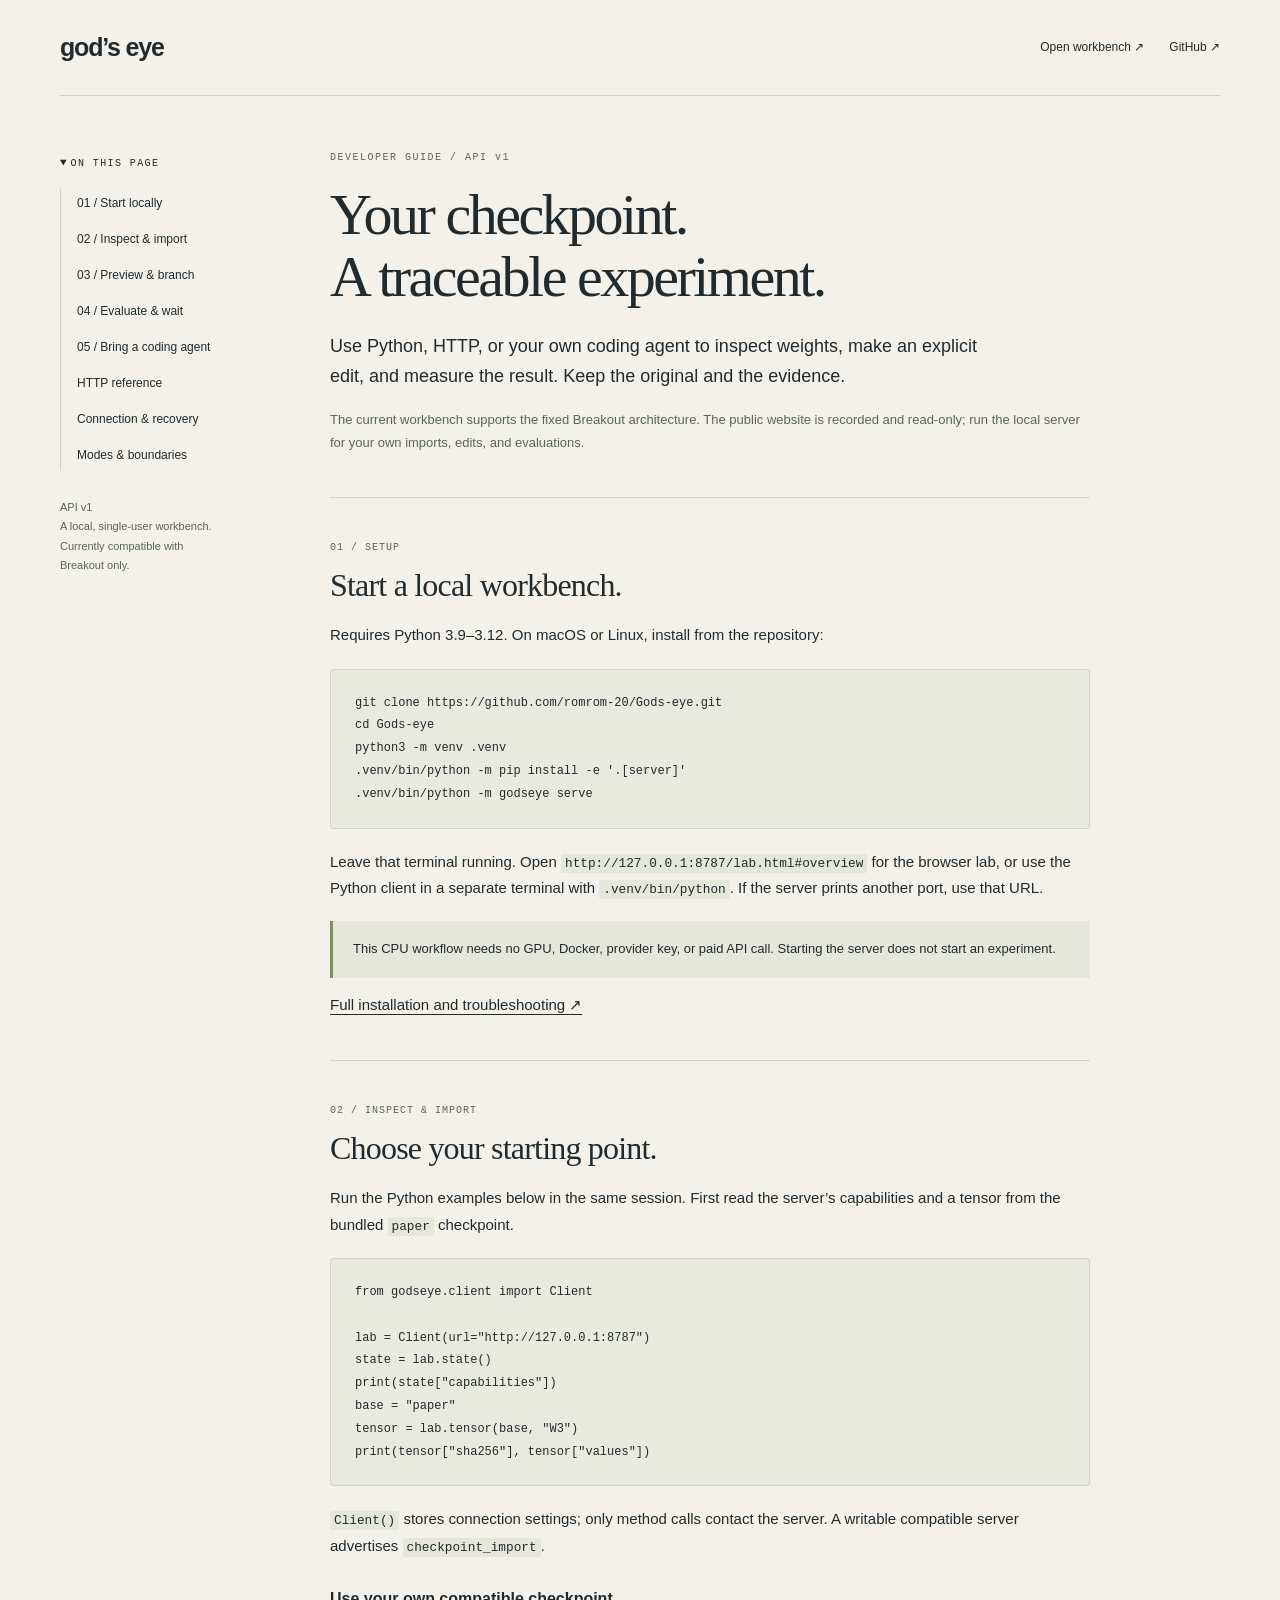
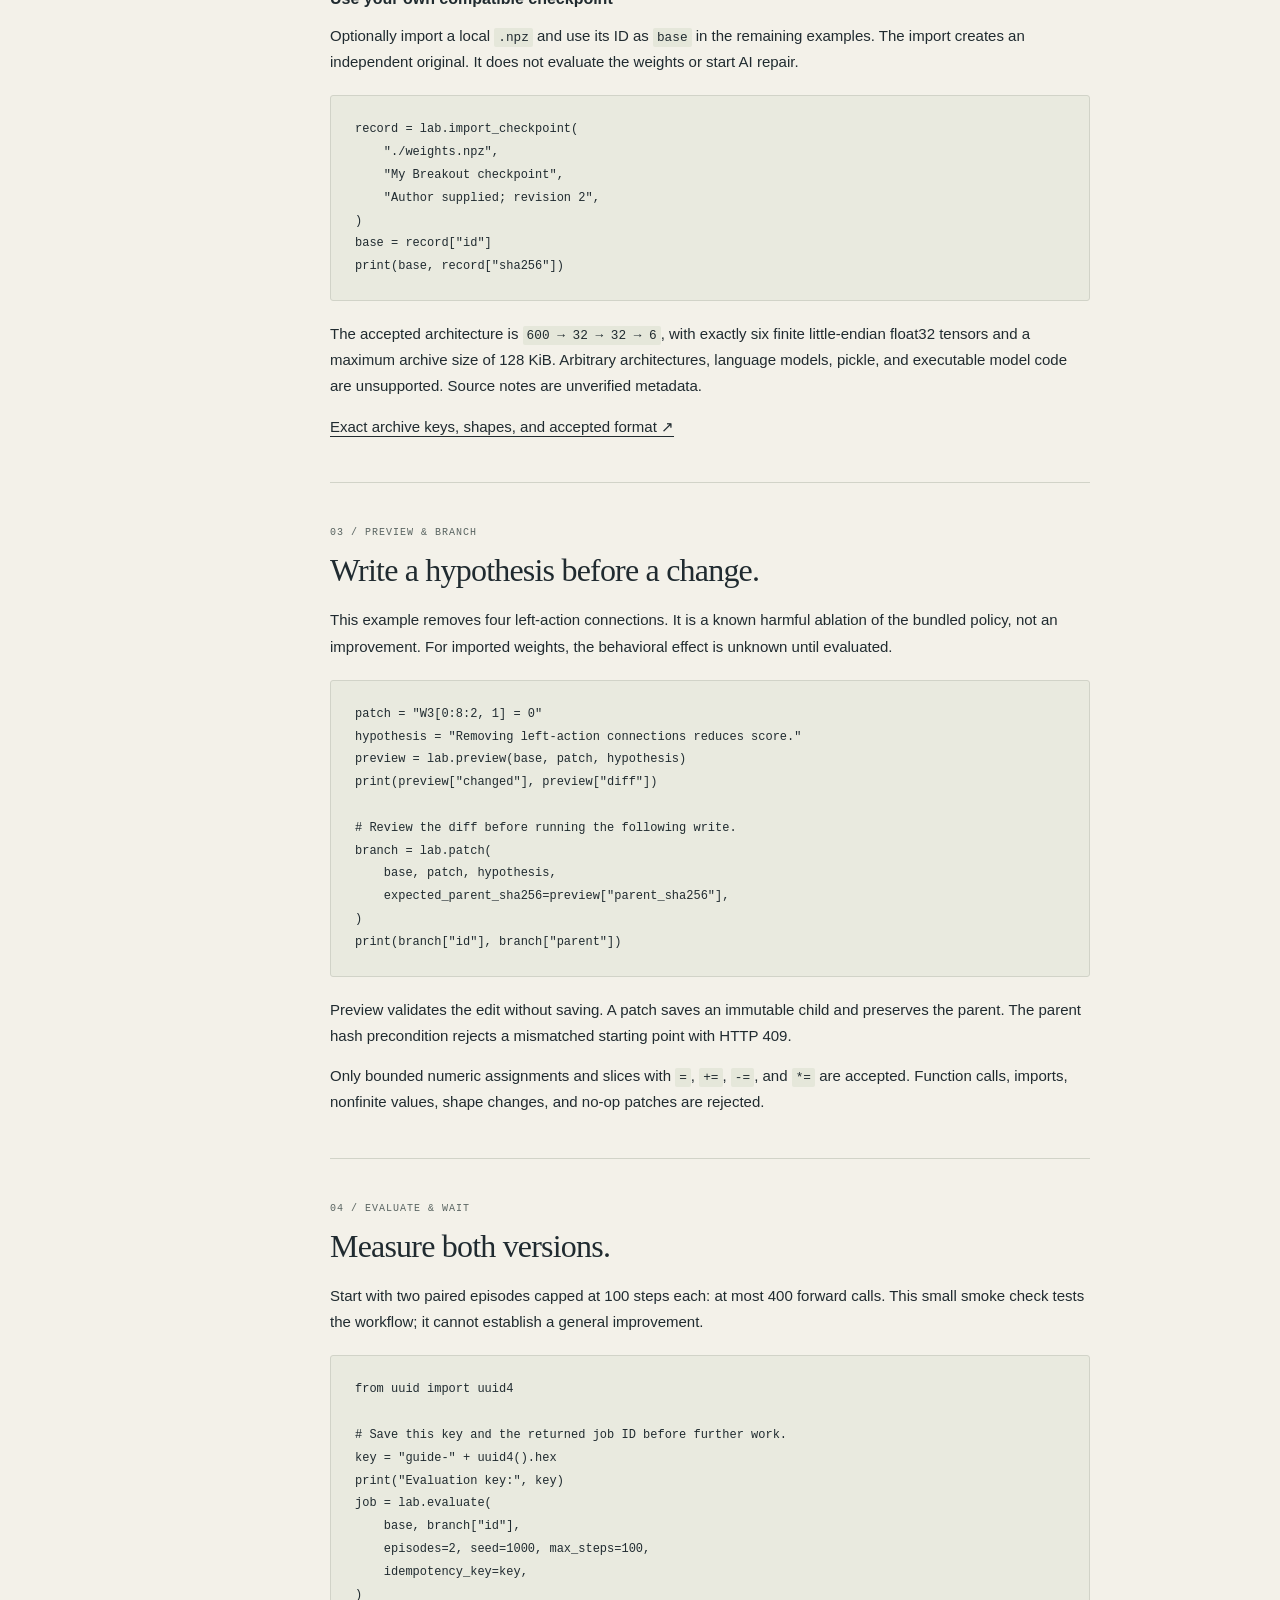
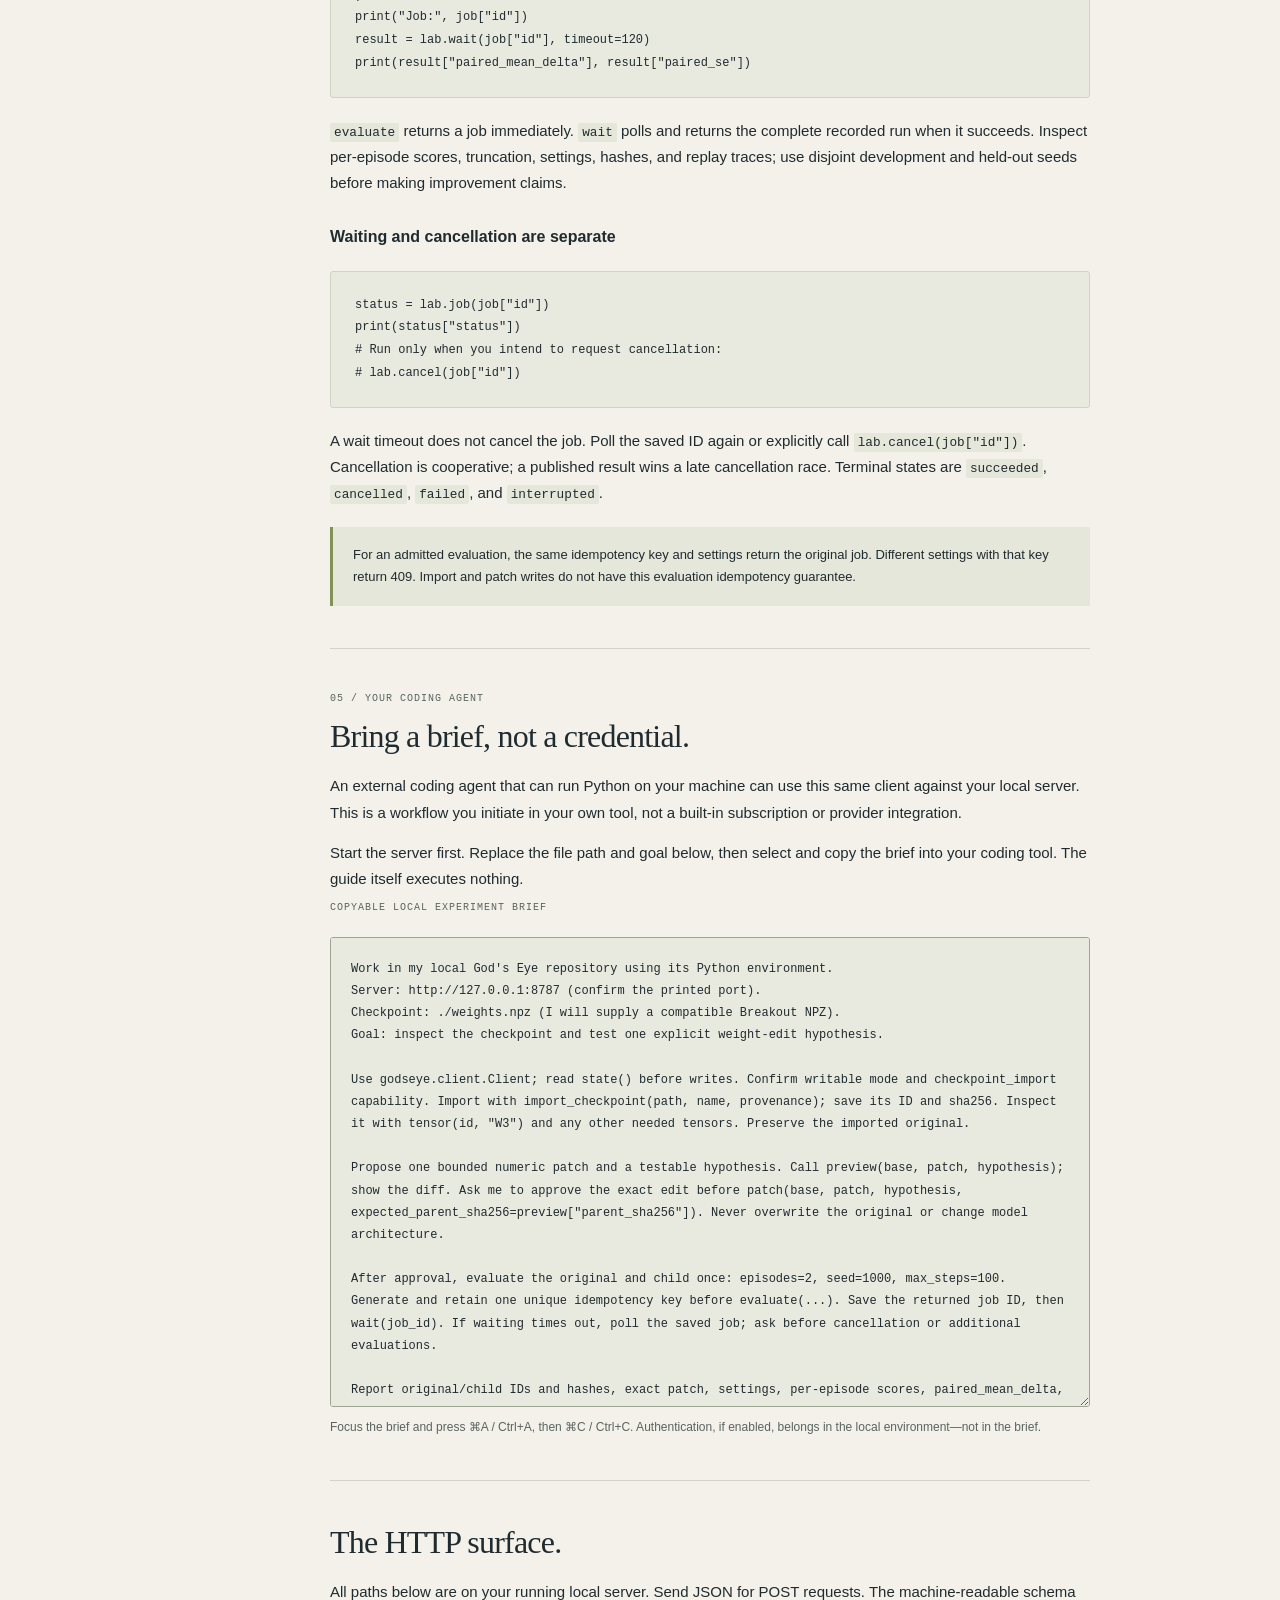
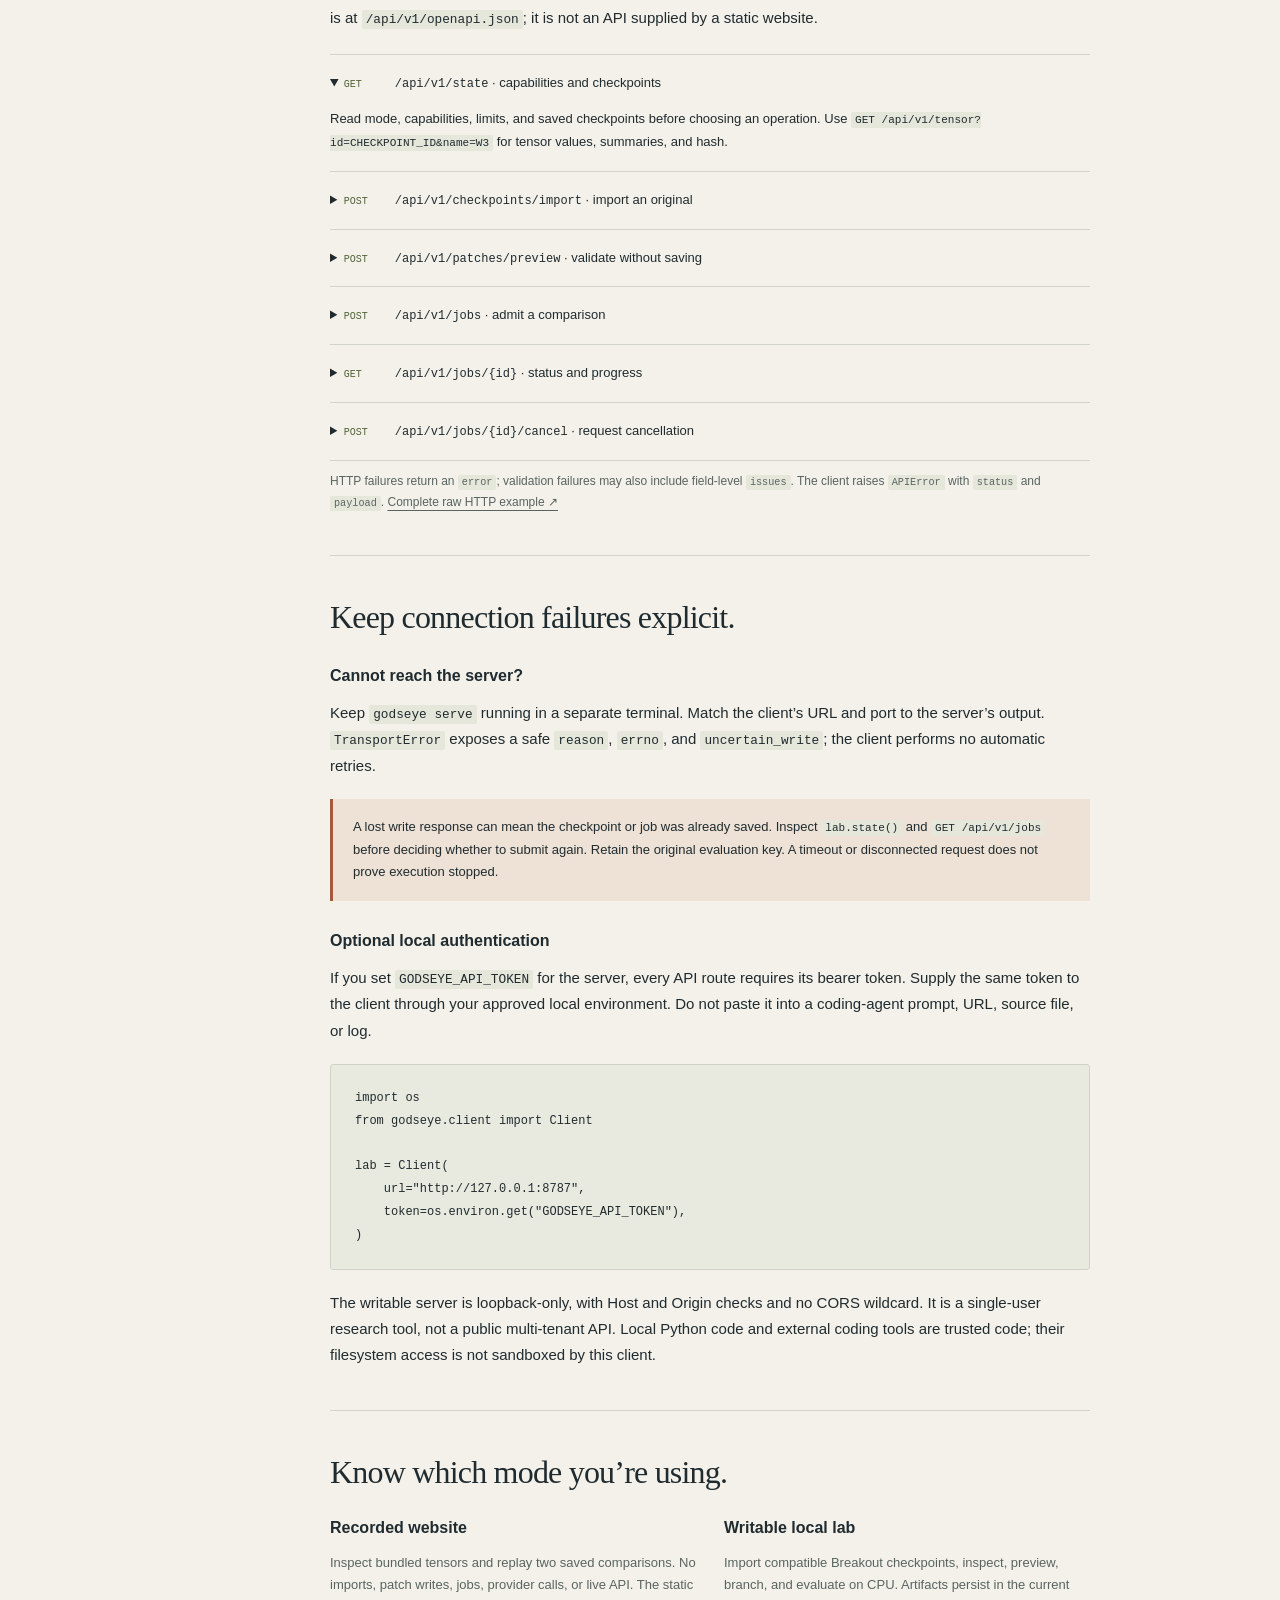
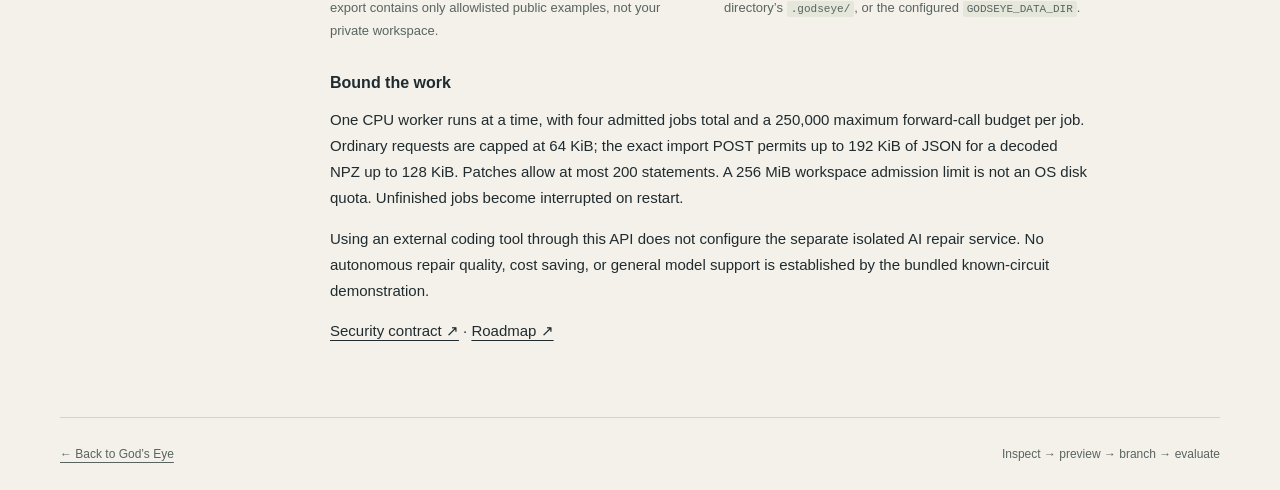
<file: godseye/static/api.html>
<!doctype html>
<html lang="en">
<head>
  <meta charset="utf-8" />
  <meta name="viewport" content="width=device-width,initial-scale=1" />
  <meta name="description" content="Use the local God's Eye Python client or HTTP API to inspect, import, edit, and evaluate compatible Breakout checkpoints." />
  <meta name="theme-color" content="#f3f1e9" />
  <title>Developer guide — God’s Eye</title>
  <link rel="icon" href="data:," />
  <style>
    /* Self-contained documentation styles: no dependency on landing.css. */
    .guide { --paper:#f3f1e9; --ink:#202b30; --muted:#596461; --line:#d1d3c8; --mono:ui-monospace,SFMono-Regular,Consolas,monospace; margin:0; background:var(--paper); color:var(--ink); font:15px/1.75 -apple-system,BlinkMacSystemFont,"Segoe UI",sans-serif; -webkit-font-smoothing:antialiased; }
    .guide *, .guide *::before, .guide *::after { box-sizing:border-box; }
    .guide a { color:inherit; text-underline-offset:4px; }
    .guide a:hover { text-decoration-thickness:2px; }
    .guide :is(a,summary,pre,textarea):focus-visible { outline:3px solid #9e492d; outline-offset:4px; }
    .guide .skip { position:fixed; top:8px; left:8px; z-index:3; transform:translateY(-160%); padding:12px; background:#dbe890; }
    .guide .skip:focus { transform:none; }
    .guide .shell { width:calc(100% - 96px); max-width:1160px; margin-inline:auto; }
    .guide .header { display:flex; align-items:center; justify-content:space-between; gap:24px; min-height:96px; border-bottom:1px solid var(--line); }
    .guide .brand { font-size:25px; font-weight:650; letter-spacing:-1.2px; text-decoration:none; }
    .guide .header nav { display:flex; gap:25px; font-size:12px; }
    .guide .header nav a { text-decoration:none; }
    .guide .layout { display:grid; grid-template-columns:200px minmax(0,760px); gap:70px; padding-block:54px 72px; }
    .guide .sidebar { position:sticky; top:24px; align-self:start; max-height:calc(100vh - 48px); overflow:auto; }
    .guide .contents { border:0; }
    .guide .contents summary { font:10px/1.6 var(--mono); text-transform:uppercase; letter-spacing:1.4px; cursor:pointer; padding-block:6px 16px; }
    .guide .contents nav { display:flex; flex-direction:column; gap:5px; border-left:1px solid var(--line); padding-left:16px; }
    .guide .contents nav a { padding:5px 0; font-size:12px; text-decoration:none; }
    .guide .contents nav a:hover { text-decoration:underline; }
    .guide .sidebar-note { font-size:11px; color:var(--muted); margin-top:27px; max-width:170px; }
    .guide main { min-width:0; }
    .guide h1, .guide h2, .guide h3, .guide p { margin:0; }
    .guide .eyebrow { font:10px/1.6 var(--mono); letter-spacing:1.5px; color:var(--muted); }
    .guide h1 { font:58px/1.07 Georgia,"Times New Roman",serif; font-weight:400; letter-spacing:-2.5px; margin-top:18px; max-width:700px; }
    .guide .intro { font-size:18px; line-height:1.65; max-width:650px; margin-top:24px; }
    .guide .intro-note { margin-top:18px; font-size:13px; color:var(--muted); }
    .guide section { scroll-margin-top:24px; padding-top:42px; margin-top:42px; border-top:1px solid var(--line); }
    .guide h2 { font:32px/1.2 Georgia,"Times New Roman",serif; font-weight:400; letter-spacing:-.8px; margin-bottom:18px; }
    .guide h2 .number { display:block; font:10px/1.6 var(--mono); color:var(--muted); letter-spacing:1px; margin-bottom:10px; }
    .guide h3 { font-size:16px; font-weight:600; margin-block:26px 10px; }
    .guide p + p { margin-top:14px; }
    .guide p, .guide li { overflow-wrap:anywhere; }
    .guide ul { padding-left:21px; margin-block:14px; }
    .guide li + li { margin-top:8px; }
    .guide code { font: .85em/1.65 var(--mono); background:#e5e7da; padding:2px 4px; border-radius:2px; overflow-wrap:anywhere; }
    .guide pre { min-width:0; max-width:100%; overflow:auto; padding:22px 24px; margin:20px 0; border:1px solid var(--line); background:#e9eadf; font:12px/1.9 var(--mono); border-radius:3px; tab-size:4; }
    .guide pre code { font:inherit; padding:0; background:none; border-radius:0; overflow-wrap:normal; }
    .guide .code-label { font:10px/1.6 var(--mono); letter-spacing:1px; color:var(--muted); margin-top:22px; }
    .guide .code-label + pre { margin-top:8px; }
    .guide .note { padding:17px 20px; border-left:3px solid #819254; background:#e5e7da; margin-top:20px; font-size:13px; }
    .guide .caution { border-left-color:#a35a3a; background:#ede2d5; }
    .guide .mode { display:grid; grid-template-columns:1fr 1fr; gap:28px; margin-top:22px; }
    .guide .mode h3 { margin-top:0; }
    .guide .mode p { color:var(--muted); font-size:13px; }
    .guide .brief { width:100%; height:470px; resize:vertical; display:block; margin-top:18px; border:1px solid #9da592; border-radius:3px; background:#e9eadf; color:var(--ink); padding:20px; font:12px/1.85 var(--mono); }
    .guide .hint { font-size:12px; color:var(--muted); margin-top:10px; }
    .guide .endpoints { margin-top:22px; }
    .guide .endpoints details { border-bottom:1px solid var(--line); padding:17px 0; }
    .guide .endpoints details:first-child { border-top:1px solid var(--line); }
    .guide .endpoints summary { cursor:pointer; font-size:13px; font-weight:500; overflow-wrap:anywhere; }
    .guide .verb { display:inline-block; min-width:43px; margin-right:8px; color:#4e6334; font:10px/1.6 var(--mono); }
    .guide .endpoints summary code { background:none; padding:0; font-size:12px; }
    .guide .endpoints details > p { font-size:13px; margin-top:14px; }
    .guide .endpoints pre { font-size:11px; margin-bottom:4px; }
    .guide .footer { padding-block:26px; border-top:1px solid var(--line); display:flex; justify-content:space-between; gap:20px; font-size:12px; color:var(--muted); }
    @media(max-width:1000px) {
      .guide .layout { grid-template-columns:160px minmax(0,1fr); gap:35px; }
      .guide h1 { font-size:50px; }
    }
    @media(max-width:680px) {
      .guide .shell { width:calc(100% - 40px); }
      .guide .header { min-height:78px; gap:14px; }
      .guide .brand { font-size:23px; }
      .guide .header nav { gap:16px; font-size:11px; }
      .guide .layout { grid-template-columns:minmax(0,1fr); gap:30px; padding-top:26px; }
      .guide .sidebar { position:static; max-height:none; }
      .guide .contents { border-bottom:1px solid var(--line); padding-bottom:12px; }
      .guide .contents summary { padding-bottom:10px; }
      .guide .contents nav { flex-direction:row; flex-wrap:wrap; column-gap:20px; row-gap:2px; padding-left:0; border:0; }
      .guide .contents nav a { font-size:11px; }
      .guide .sidebar-note { display:none; }
      .guide h1 { font-size:43px; letter-spacing:-1.6px; }
      .guide .intro { font-size:16px; }
      .guide section { margin-top:32px; padding-top:32px; }
      .guide h2 { font-size:29px; }
      .guide pre { padding:17px 15px; font-size:11px; }
      .guide .mode { grid-template-columns:1fr; gap:20px; }
      .guide .brief { padding:15px; font-size:11px; height:540px; }
      .guide .note { padding:15px; }
      .guide .footer { flex-wrap:wrap; }
    }
  </style>
</head>
<body class="guide">
  <a class="skip" href="#guide-main">Skip to guide</a>
  <header class="header shell">
    <a class="brand" href="./">god’s eye</a>
    <nav aria-label="Site navigation"><a href="lab.html#workbench">Open workbench ↗</a><a href="https://github.com/romrom-20/Gods-eye">GitHub ↗</a></nav>
  </header>
  <div class="layout shell">
    <aside class="sidebar" aria-label="Guide navigation">
      <details class="contents" open>
        <summary>On this page</summary>
        <nav aria-label="Contents">
          <a href="#setup">01 / Start locally</a><a href="#inspect">02 / Inspect &amp; import</a><a href="#edit">03 / Preview &amp; branch</a><a href="#evaluate">04 / Evaluate &amp; wait</a><a href="#coding-agent">05 / Bring a coding agent</a><a href="#http">HTTP reference</a><a href="#connection">Connection &amp; recovery</a><a href="#boundaries">Modes &amp; boundaries</a>
        </nav>
      </details>
      <p class="sidebar-note">API v1<br />A local, single-user workbench. Currently compatible with Breakout only.</p>
    </aside>
    <main id="guide-main">
      <div class="eyebrow">DEVELOPER GUIDE / API v1</div>
      <h1>Your checkpoint.<br />A traceable experiment.</h1>
      <p class="intro">Use Python, HTTP, or your own coding agent to inspect weights, make an explicit edit, and measure the result. Keep the original and the evidence.</p>
      <p class="intro-note">The current workbench supports the fixed Breakout architecture. The public website is recorded and read-only; run the local server for your own imports, edits, and evaluations.</p>

      <section id="setup" aria-labelledby="setup-title">
        <h2 id="setup-title"><span class="number">01 / SETUP</span>Start a local workbench.</h2>
        <p>Requires Python 3.9–3.12. On macOS or Linux, install from the repository:</p>
        <pre tabindex="0" aria-label="Installation commands"><code>git clone https://github.com/romrom-20/Gods-eye.git
cd Gods-eye
python3 -m venv .venv
.venv/bin/python -m pip install -e '.[server]'
.venv/bin/python -m godseye serve</code></pre>
        <p>Leave that terminal running. Open <code>http://127.0.0.1:8787/lab.html#overview</code> for the browser lab, or use the Python client in a separate terminal with <code>.venv/bin/python</code>. If the server prints another port, use that URL.</p>
        <p class="note">This CPU workflow needs no GPU, Docker, provider key, or paid API call. Starting the server does not start an experiment.</p>
        <p><a href="https://github.com/romrom-20/Gods-eye/blob/main/docs/install.md">Full installation and troubleshooting ↗</a></p>
      </section>

      <section id="inspect" aria-labelledby="inspect-title">
        <h2 id="inspect-title"><span class="number">02 / INSPECT &amp; IMPORT</span>Choose your starting point.</h2>
        <p>Run the Python examples below in the same session. First read the server’s capabilities and a tensor from the bundled <code>paper</code> checkpoint.</p>
        <pre tabindex="0" aria-label="Connect and inspect Python example"><code data-example="inspect">from godseye.client import Client

lab = Client(url="http://127.0.0.1:8787")
state = lab.state()
print(state["capabilities"])
base = "paper"
tensor = lab.tensor(base, "W3")
print(tensor["sha256"], tensor["values"])</code></pre>
        <p><code>Client()</code> stores connection settings; only method calls contact the server. A writable compatible server advertises <code>checkpoint_import</code>.</p>
        <h3>Use your own compatible checkpoint</h3>
        <p>Optionally import a local <code>.npz</code> and use its ID as <code>base</code> in the remaining examples. The import creates an independent original. It does not evaluate the weights or start AI repair.</p>
        <pre tabindex="0" aria-label="Optional checkpoint import Python example"><code data-example="import">record = lab.import_checkpoint(
    "./weights.npz",
    "My Breakout checkpoint",
    "Author supplied; revision 2",
)
base = record["id"]
print(base, record["sha256"])</code></pre>
        <p>The accepted architecture is <code>600 → 32 → 32 → 6</code>, with exactly six finite little-endian float32 tensors and a maximum archive size of 128 KiB. Arbitrary architectures, language models, pickle, and executable model code are unsupported. Source notes are unverified metadata.</p>
        <p><a href="https://github.com/romrom-20/Gods-eye/blob/main/docs/checkpoint-import.md">Exact archive keys, shapes, and accepted format ↗</a></p>
      </section>

      <section id="edit" aria-labelledby="edit-title">
        <h2 id="edit-title"><span class="number">03 / PREVIEW &amp; BRANCH</span>Write a hypothesis before a change.</h2>
        <p>This example removes four left-action connections. It is a known harmful ablation of the bundled policy, not an improvement. For imported weights, the behavioral effect is unknown until evaluated.</p>
        <pre tabindex="0" aria-label="Preview and branch Python example"><code data-example="edit">patch = "W3[0:8:2, 1] = 0"
hypothesis = "Removing left-action connections reduces score."
preview = lab.preview(base, patch, hypothesis)
print(preview["changed"], preview["diff"])

# Review the diff before running the following write.
branch = lab.patch(
    base, patch, hypothesis,
    expected_parent_sha256=preview["parent_sha256"],
)
print(branch["id"], branch["parent"])</code></pre>
        <p>Preview validates the edit without saving. A patch saves an immutable child and preserves the parent. The parent hash precondition rejects a mismatched starting point with HTTP 409.</p>
        <p>Only bounded numeric assignments and slices with <code>=</code>, <code>+=</code>, <code>-=</code>, and <code>*=</code> are accepted. Function calls, imports, nonfinite values, shape changes, and no-op patches are rejected.</p>
      </section>

      <section id="evaluate" aria-labelledby="evaluate-title">
        <h2 id="evaluate-title"><span class="number">04 / EVALUATE &amp; WAIT</span>Measure both versions.</h2>
        <p>Start with two paired episodes capped at 100 steps each: at most 400 forward calls. This small smoke check tests the workflow; it cannot establish a general improvement.</p>
        <pre tabindex="0" aria-label="Evaluate and wait Python example"><code data-example="evaluate">from uuid import uuid4

# Save this key and the returned job ID before further work.
key = "guide-" + uuid4().hex
print("Evaluation key:", key)
job = lab.evaluate(
    base, branch["id"],
    episodes=2, seed=1000, max_steps=100,
    idempotency_key=key,
)
print("Job:", job["id"])
result = lab.wait(job["id"], timeout=120)
print(result["paired_mean_delta"], result["paired_se"])</code></pre>
        <p><code>evaluate</code> returns a job immediately. <code>wait</code> polls and returns the complete recorded run when it succeeds. Inspect per-episode scores, truncation, settings, hashes, and replay traces; use disjoint development and held-out seeds before making improvement claims.</p>
        <h3>Waiting and cancellation are separate</h3>
        <pre tabindex="0" aria-label="Job status and cancellation Python example"><code>status = lab.job(job["id"])
print(status["status"])
# Run only when you intend to request cancellation:
# lab.cancel(job["id"])</code></pre>
        <p>A wait timeout does not cancel the job. Poll the saved ID again or explicitly call <code>lab.cancel(job["id"])</code>. Cancellation is cooperative; a published result wins a late cancellation race. Terminal states are <code>succeeded</code>, <code>cancelled</code>, <code>failed</code>, and <code>interrupted</code>.</p>
        <p class="note">For an admitted evaluation, the same idempotency key and settings return the original job. Different settings with that key return 409. Import and patch writes do not have this evaluation idempotency guarantee.</p>
      </section>

      <section id="coding-agent" aria-labelledby="agent-title">
        <h2 id="agent-title"><span class="number">05 / YOUR CODING AGENT</span>Bring a brief, not a credential.</h2>
        <p>An external coding agent that can run Python on your machine can use this same client against your local server. This is a workflow you initiate in your own tool, not a built-in subscription or provider integration.</p>
        <p>Start the server first. Replace the file path and goal below, then select and copy the brief into your coding tool. The guide itself executes nothing.</p>
        <label class="code-label" for="agent-brief">COPYABLE LOCAL EXPERIMENT BRIEF</label>
        <textarea class="brief" id="agent-brief" readonly spellcheck="false">Work in my local God's Eye repository using its Python environment.
Server: http://127.0.0.1:8787 (confirm the printed port).
Checkpoint: ./weights.npz (I will supply a compatible Breakout NPZ).
Goal: inspect the checkpoint and test one explicit weight-edit hypothesis.

Use godseye.client.Client; read state() before writes. Confirm writable mode and checkpoint_import capability. Import with import_checkpoint(path, name, provenance); save its ID and sha256. Inspect it with tensor(id, "W3") and any other needed tensors. Preserve the imported original.

Propose one bounded numeric patch and a testable hypothesis. Call preview(base, patch, hypothesis); show the diff. Ask me to approve the exact edit before patch(base, patch, hypothesis, expected_parent_sha256=preview["parent_sha256"]). Never overwrite the original or change model architecture.

After approval, evaluate the original and child once: episodes=2, seed=1000, max_steps=100. Generate and retain one unique idempotency key before evaluate(...). Save the returned job ID, then wait(job_id). If waiting times out, poll the saved job; ask before cancellation or additional evaluations.

Report original/child IDs and hashes, exact patch, settings, per-episode scores, paired_mean_delta, paired_se, truncation, and limitations. Report failure or no improvement honestly; this tiny capped sample is not a benchmark.

On TransportError, inspect uncertain_write. Never automatically repeat an import, patch, or uncertain evaluation. Reconcile saved state/jobs first and retain the original evaluation key.

Keep API tokens out of this prompt, source files, URLs, output, and logs. Use only my approved local environment for authentication. Do not configure providers, call paid services, inspect hidden evaluation/admin files, deploy, or start unrelated experiments.</textarea>
        <p class="hint">Focus the brief and press ⌘A / Ctrl+A, then ⌘C / Ctrl+C. Authentication, if enabled, belongs in the local environment—not in the brief.</p>
      </section>

      <section id="http" aria-labelledby="http-title">
        <h2 id="http-title">The HTTP surface.</h2>
        <p>All paths below are on your running local server. Send JSON for POST requests. The machine-readable schema is at <code>/api/v1/openapi.json</code>; it is not an API supplied by a static website.</p>
        <div class="endpoints">
          <details open><summary><span class="verb">GET</span><code>/api/v1/state</code> · capabilities and checkpoints</summary><p>Read mode, capabilities, limits, and saved checkpoints before choosing an operation. Use <code>GET /api/v1/tensor?id=CHECKPOINT_ID&amp;name=W3</code> for tensor values, summaries, and hash.</p></details>
          <details><summary><span class="verb">POST</span><code>/api/v1/checkpoints/import</code> · import an original</summary><p>Returns 201. Only the writable built-in Breakout backend supports import. Use the client to bound the file read and encode canonical base64.</p><pre tabindex="0" aria-label="Import request JSON"><code>{"name":"My checkpoint","provenance":"Revision 2",
 "npz_base64":"REPLACE_WITH_CANONICAL_BASE64"}</code></pre></details>
          <details><summary><span class="verb">POST</span><code>/api/v1/patches/preview</code> · validate without saving</summary><p>Returns the parent hash, candidate hash, changed count, and diff. This payload also creates a child at <code>POST /api/v1/checkpoints</code> (201); include the preview’s <code>expected_parent_sha256</code> for the write.</p><pre tabindex="0" aria-label="Preview request JSON"><code>{"base_id":"paper","patch":"W3[0:8:2, 1] = 0",
 "hypothesis":"Removing left connections reduces score."}</code></pre></details>
          <details><summary><span class="verb">POST</span><code>/api/v1/jobs</code> · admit a comparison</summary><p>Returns 202 and a job ID. Send <code>Idempotency-Key</code> in the request header and retain it with the settings.</p><pre tabindex="0" aria-label="Evaluation request JSON"><code>{"base_id":"ORIGINAL_ID","candidate_id":"CHILD_ID",
 "episodes":2,"seed":1000,"max_steps":100}</code></pre></details>
          <details><summary><span class="verb">GET</span><code>/api/v1/jobs/{id}</code> · status and progress</summary><p>Poll a known job. List saved jobs with <code>GET /api/v1/jobs</code>. On success, read complete evidence at <code>GET /api/v1/runs/{run_id}</code> using the returned <code>run_id</code>.</p></details>
          <details><summary><span class="verb">POST</span><code>/api/v1/jobs/{id}/cancel</code> · request cancellation</summary><p>Send an empty JSON object <code>{}</code>. A response is not proof that a running worker has already stopped; poll its status. Failed or interrupted work is not a successful measurement.</p></details>
        </div>
        <p class="hint">HTTP failures return an <code>error</code>; validation failures may also include field-level <code>issues</code>. The client raises <code>APIError</code> with <code>status</code> and <code>payload</code>. <a href="https://github.com/romrom-20/Gods-eye/blob/main/docs/http-example.md">Complete raw HTTP example ↗</a></p>
      </section>

      <section id="connection" aria-labelledby="connection-title">
        <h2 id="connection-title">Keep connection failures explicit.</h2>
        <h3>Cannot reach the server?</h3>
        <p>Keep <code>godseye serve</code> running in a separate terminal. Match the client’s URL and port to the server’s output. <code>TransportError</code> exposes a safe <code>reason</code>, <code>errno</code>, and <code>uncertain_write</code>; the client performs no automatic retries.</p>
        <p class="note caution">A lost write response can mean the checkpoint or job was already saved. Inspect <code>lab.state()</code> and <code>GET /api/v1/jobs</code> before deciding whether to submit again. Retain the original evaluation key. A timeout or disconnected request does not prove execution stopped.</p>
        <h3>Optional local authentication</h3>
        <p>If you set <code>GODSEYE_API_TOKEN</code> for the server, every API route requires its bearer token. Supply the same token to the client through your approved local environment. Do not paste it into a coding-agent prompt, URL, source file, or log.</p>
        <pre tabindex="0" aria-label="Environment-based client authentication"><code>import os
from godseye.client import Client

lab = Client(
    url="http://127.0.0.1:8787",
    token=os.environ.get("GODSEYE_API_TOKEN"),
)</code></pre>
        <p>The writable server is loopback-only, with Host and Origin checks and no CORS wildcard. It is a single-user research tool, not a public multi-tenant API. Local Python code and external coding tools are trusted code; their filesystem access is not sandboxed by this client.</p>
      </section>

      <section id="boundaries" aria-labelledby="boundaries-title">
        <h2 id="boundaries-title">Know which mode you’re using.</h2>
        <div class="mode"><div><h3>Recorded website</h3><p>Inspect bundled tensors and replay two saved comparisons. No imports, patch writes, jobs, provider calls, or live API. The static export contains only allowlisted public examples, not your private workspace.</p></div><div><h3>Writable local lab</h3><p>Import compatible Breakout checkpoints, inspect, preview, branch, and evaluate on CPU. Artifacts persist in the current directory’s <code>.godseye/</code>, or the configured <code>GODSEYE_DATA_DIR</code>.</p></div></div>
        <h3>Bound the work</h3><p>One CPU worker runs at a time, with four admitted jobs total and a 250,000 maximum forward-call budget per job. Ordinary requests are capped at 64 KiB; the exact import POST permits up to 192 KiB of JSON for a decoded NPZ up to 128 KiB. Patches allow at most 200 statements. A 256 MiB workspace admission limit is not an OS disk quota. Unfinished jobs become interrupted on restart.</p>
        <p>Using an external coding tool through this API does not configure the separate isolated AI repair service. No autonomous repair quality, cost saving, or general model support is established by the bundled known-circuit demonstration.</p>
        <p><a href="https://github.com/romrom-20/Gods-eye/blob/main/docs/security.md">Security contract ↗</a> · <a href="https://github.com/romrom-20/Gods-eye/blob/main/docs/roadmap.md">Roadmap ↗</a></p>
      </section>
    </main>
  </div>
  <footer class="footer shell"><a href="./">← Back to God’s Eye</a><span>Inspect → preview → branch → evaluate</span></footer>
</body>
</html>
</file>
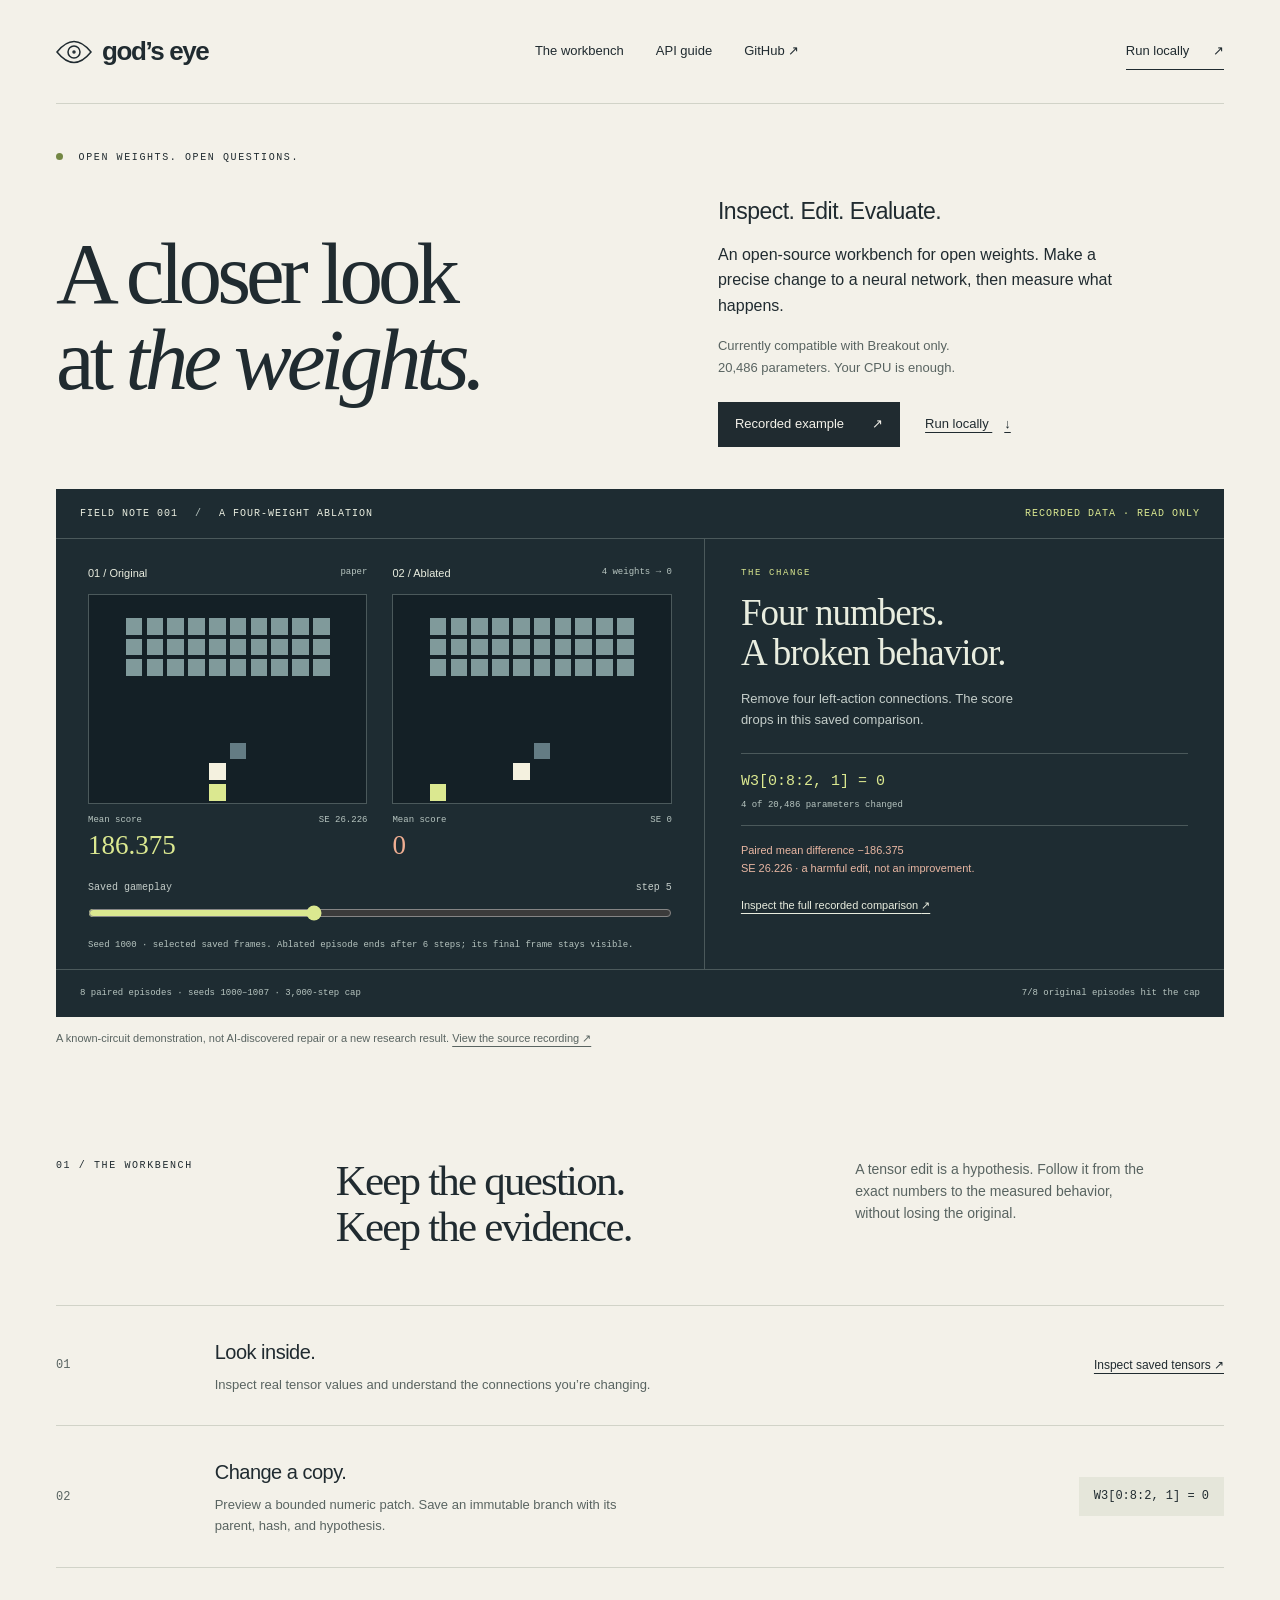
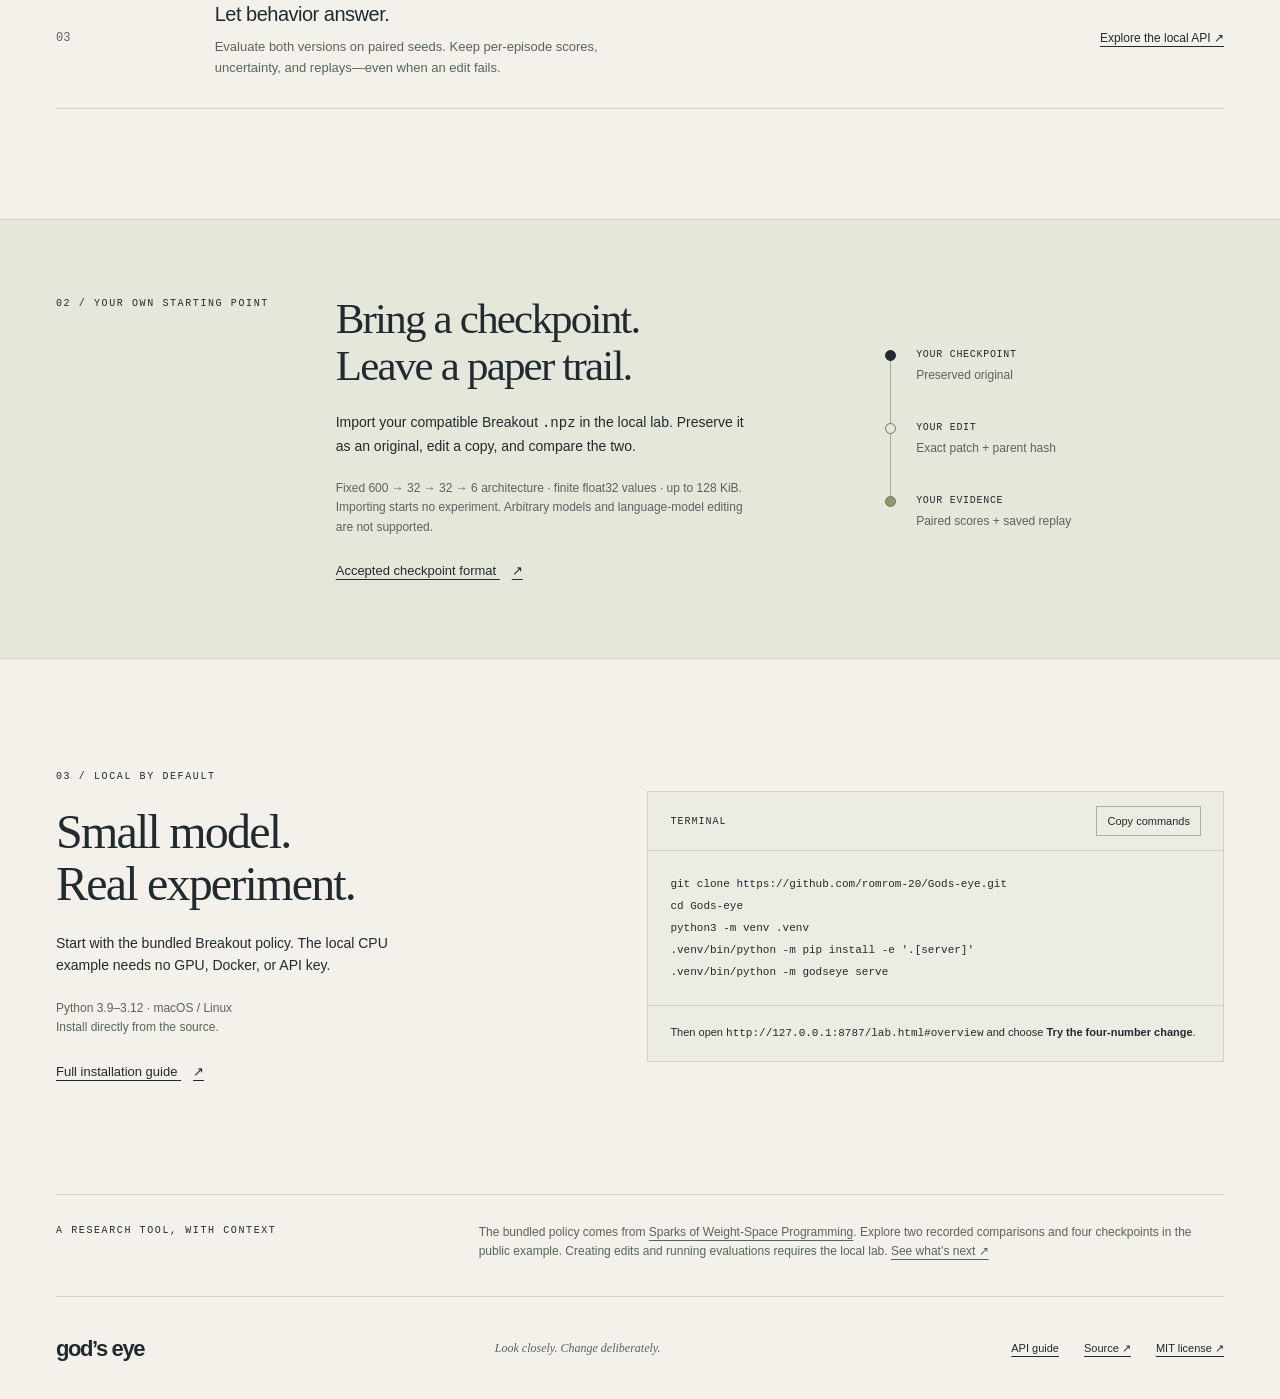
<file: godseye/static/landing.html>
<!doctype html>
<html lang="en">
<head>
  <meta charset="utf-8" />
  <meta name="viewport" content="width=device-width,initial-scale=1" />
  <meta name="description" content="An open-source workbench to inspect, edit, and evaluate open weights. Start with a real Breakout policy on your CPU, or explore the recorded example." />
  <meta name="theme-color" content="#f3f1e9" />
  <title>God’s Eye — A closer look at the weights.</title>
  <link rel="icon" href="data:image/svg+xml,%3Csvg xmlns='http://www.w3.org/2000/svg' viewBox='0 0 36 36'%3E%3Cpath d='M2 18Q18-2 34 18Q18 38 2 18Z' fill='none' stroke='%23202b30' stroke-width='2'/%3E%3Ccircle cx='18' cy='18' r='6' fill='%23202b30'/%3E%3C/svg%3E" />
  <link rel="stylesheet" href="landing.css" />
  <script src="landing.js" defer></script>
</head>
<body>
  <a class="skip-link" href="#main">Skip to content</a>
  <header class="site-nav wrap">
    <a class="wordmark" href="./" aria-label="God’s Eye home"><svg viewBox="0 0 36 24" aria-hidden="true"><path d="M1 12Q18-9 35 12Q18 33 1 12Z"/><circle cx="18" cy="12" r="6"/><circle cx="18" cy="12" r="1"/></svg>god’s eye</a>
    <nav aria-label="Main navigation"><a href="#method">The workbench</a><a href="api.html">API guide</a><a href="https://github.com/romrom-20/Gods-eye">GitHub <span aria-hidden="true">↗</span></a></nav>
    <a class="nav-install" href="#start">Run locally <span aria-hidden="true">↗</span></a>
  </header>
  <main id="main">
    <section class="hero wrap" aria-labelledby="hero-title">
      <div class="eyebrow"><span class="signal" aria-hidden="true"></span> OPEN WEIGHTS. OPEN QUESTIONS.</div>
      <div class="hero-intro">
        <h1 id="hero-title">A closer look<br />at <em>the weights.</em></h1>
        <div class="hero-copy"><p class="lede">Inspect. Edit. Evaluate.</p><p>An open-source workbench for open weights. Make a precise change to a neural network, then measure what happens.</p><p class="scope">Currently compatible with Breakout only.<br />20,486 parameters. Your CPU is enough.</p><div class="actions"><a class="button primary" href="lab.html#overview">Recorded example <span aria-hidden="true">↗</span></a><a class="text-link" href="#start">Run locally <span aria-hidden="true">↓</span></a></div></div>
      </div>
      <figure class="evidence" aria-labelledby="evidence-title">
        <figcaption class="evidence-top"><span id="evidence-title">FIELD NOTE 001 <span class="faint">/</span> A FOUR-WEIGHT ABLATION</span><span class="recorded">RECORDED DATA · READ ONLY</span></figcaption>
        <div class="evidence-body">
          <div class="playback">
            <div class="boards">
              <div class="board"><div class="board-label"><span>01 / Original</span><code>paper</code></div><svg id="board-base" viewBox="0 0 100 100" role="img" aria-label="Original Breakout policy, recorded frame 5"><rect x="1" y="11" width="8" height="8" fill="#809a9b"/><rect x="11" y="11" width="8" height="8" fill="#809a9b"/><rect x="21" y="11" width="8" height="8" fill="#809a9b"/><rect x="31" y="11" width="8" height="8" fill="#809a9b"/><rect x="41" y="11" width="8" height="8" fill="#809a9b"/><rect x="51" y="11" width="8" height="8" fill="#809a9b"/><rect x="61" y="11" width="8" height="8" fill="#809a9b"/><rect x="71" y="11" width="8" height="8" fill="#809a9b"/><rect x="81" y="11" width="8" height="8" fill="#809a9b"/><rect x="91" y="11" width="8" height="8" fill="#809a9b"/><rect x="1" y="21" width="8" height="8" fill="#809a9b"/><rect x="11" y="21" width="8" height="8" fill="#809a9b"/><rect x="21" y="21" width="8" height="8" fill="#809a9b"/><rect x="31" y="21" width="8" height="8" fill="#809a9b"/><rect x="41" y="21" width="8" height="8" fill="#809a9b"/><rect x="51" y="21" width="8" height="8" fill="#809a9b"/><rect x="61" y="21" width="8" height="8" fill="#809a9b"/><rect x="71" y="21" width="8" height="8" fill="#809a9b"/><rect x="81" y="21" width="8" height="8" fill="#809a9b"/><rect x="91" y="21" width="8" height="8" fill="#809a9b"/><rect x="1" y="31" width="8" height="8" fill="#809a9b"/><rect x="11" y="31" width="8" height="8" fill="#809a9b"/><rect x="21" y="31" width="8" height="8" fill="#809a9b"/><rect x="31" y="31" width="8" height="8" fill="#809a9b"/><rect x="41" y="31" width="8" height="8" fill="#809a9b"/><rect x="51" y="31" width="8" height="8" fill="#809a9b"/><rect x="61" y="31" width="8" height="8" fill="#809a9b"/><rect x="71" y="31" width="8" height="8" fill="#809a9b"/><rect x="81" y="31" width="8" height="8" fill="#809a9b"/><rect x="91" y="31" width="8" height="8" fill="#809a9b"/><rect x="51" y="71" width="8" height="8" fill="#647c84"/><rect x="41" y="91" width="8" height="8" fill="#dbe890"/><rect x="41" y="81" width="8" height="8" fill="#f4f1df"/></svg><div class="board-foot"><span>Mean score <strong>186.375</strong></span><span>SE 26.226</span></div></div>
              <div class="board"><div class="board-label"><span>02 / Ablated</span><code>4 weights → 0</code></div><svg id="board-candidate" viewBox="0 0 100 100" role="img" aria-label="Ablated Breakout policy, recorded frame 5"><rect x="1" y="11" width="8" height="8" fill="#809a9b"/><rect x="11" y="11" width="8" height="8" fill="#809a9b"/><rect x="21" y="11" width="8" height="8" fill="#809a9b"/><rect x="31" y="11" width="8" height="8" fill="#809a9b"/><rect x="41" y="11" width="8" height="8" fill="#809a9b"/><rect x="51" y="11" width="8" height="8" fill="#809a9b"/><rect x="61" y="11" width="8" height="8" fill="#809a9b"/><rect x="71" y="11" width="8" height="8" fill="#809a9b"/><rect x="81" y="11" width="8" height="8" fill="#809a9b"/><rect x="91" y="11" width="8" height="8" fill="#809a9b"/><rect x="1" y="21" width="8" height="8" fill="#809a9b"/><rect x="11" y="21" width="8" height="8" fill="#809a9b"/><rect x="21" y="21" width="8" height="8" fill="#809a9b"/><rect x="31" y="21" width="8" height="8" fill="#809a9b"/><rect x="41" y="21" width="8" height="8" fill="#809a9b"/><rect x="51" y="21" width="8" height="8" fill="#809a9b"/><rect x="61" y="21" width="8" height="8" fill="#809a9b"/><rect x="71" y="21" width="8" height="8" fill="#809a9b"/><rect x="81" y="21" width="8" height="8" fill="#809a9b"/><rect x="91" y="21" width="8" height="8" fill="#809a9b"/><rect x="1" y="31" width="8" height="8" fill="#809a9b"/><rect x="11" y="31" width="8" height="8" fill="#809a9b"/><rect x="21" y="31" width="8" height="8" fill="#809a9b"/><rect x="31" y="31" width="8" height="8" fill="#809a9b"/><rect x="41" y="31" width="8" height="8" fill="#809a9b"/><rect x="51" y="31" width="8" height="8" fill="#809a9b"/><rect x="61" y="31" width="8" height="8" fill="#809a9b"/><rect x="71" y="31" width="8" height="8" fill="#809a9b"/><rect x="81" y="31" width="8" height="8" fill="#809a9b"/><rect x="91" y="31" width="8" height="8" fill="#809a9b"/><rect x="51" y="71" width="8" height="8" fill="#647c84"/><rect x="1" y="91" width="8" height="8" fill="#dbe890"/><rect x="41" y="81" width="8" height="8" fill="#f4f1df"/></svg><div class="board-foot"><span>Mean score <strong>0</strong></span><span>SE 0</span></div></div>
            </div>
            <div class="scrubber" id="scrubber" hidden><label for="recorded-frame">Saved gameplay <output id="frame-label" for="recorded-frame">step 5</output></label><input id="recorded-frame" type="range" min="0" max="13" value="5" aria-describedby="trace-note" /></div>
            <p class="trace-note" id="trace-note">Seed 1000 · selected saved frames. Ablated episode ends after 6 steps; its final frame stays visible.</p>
          </div>
          <div class="intervention"><div class="eyebrow">THE CHANGE</div><h2>Four numbers.<br />A broken behavior.</h2><p>Remove four left-action connections. The score drops in this saved comparison.</p><div class="patch"><code>W3[0:8:2, 1] = 0</code><span>4 of 20,486 parameters changed</span></div><p class="negative">Paired mean difference <strong>−186.375</strong><br />SE 26.226 · a harmful edit, not an improvement.</p><a href="lab.html#overview">Inspect the full recorded comparison <span aria-hidden="true">↗</span></a></div>
        </div>
        <div class="evidence-bottom"><span>8 paired episodes · seeds 1000–1007 · 3,000-step cap</span><span>7/8 original episodes hit the cap</span></div>
      </figure>
      <p class="evidence-context">A known-circuit demonstration, not AI-discovered repair or a new research result. <a href="https://github.com/romrom-20/Gods-eye/blob/main/godseye/data/demo/run-3ed8cc40701c4335.json">View the source recording ↗</a></p>
    </section>
    <section class="method wrap section" id="method" aria-labelledby="method-title">
      <div class="section-heading"><div class="eyebrow">01 / THE WORKBENCH</div><h2 id="method-title">Keep the question.<br />Keep the evidence.</h2><p>A tensor edit is a hypothesis. Follow it from the exact numbers to the measured behavior, without losing the original.</p></div>
      <div class="method-rows">
        <article><span class="index">01</span><div><h3>Look inside.</h3><p>Inspect real tensor values and understand the connections you’re changing.</p></div><a href="lab.html#workbench">Inspect saved tensors ↗</a></article>
        <article><span class="index">02</span><div><h3>Change a copy.</h3><p>Preview a bounded numeric patch. Save an immutable branch with its parent, hash, and hypothesis.</p></div><code>W3[0:8:2, 1] = 0</code></article>
        <article><span class="index">03</span><div><h3>Let behavior answer.</h3><p>Evaluate both versions on paired seeds. Keep per-episode scores, uncertainty, and replays—even when an edit fails.</p></div><a href="api.html">Explore the local API ↗</a></article>
      </div>
    </section>
    <section class="bring-section" aria-labelledby="bring-title"><div class="bring wrap"><div class="eyebrow">02 / YOUR OWN STARTING POINT</div><div><h2 id="bring-title">Bring a checkpoint.<br />Leave a paper trail.</h2><p>Import your compatible Breakout <code>.npz</code> in the local lab. Preserve it as an original, edit a copy, and compare the two.</p><p class="detail">Fixed 600 → 32 → 32 → 6 architecture · finite float32 values · up to 128 KiB. Importing starts no experiment. Arbitrary models and language-model editing are not supported.</p><a class="text-link" href="https://github.com/romrom-20/Gods-eye/blob/main/docs/checkpoint-import.md">Accepted checkpoint format <span aria-hidden="true">↗</span></a></div><div class="lineage" aria-label="Checkpoint workflow"><div><span class="node original"></span><span>YOUR CHECKPOINT<small>Preserved original</small></span></div><div><span class="node"></span><span>YOUR EDIT<small>Exact patch + parent hash</small></span></div><div><span class="node result"></span><span>YOUR EVIDENCE<small>Paired scores + saved replay</small></span></div></div></div></section>
    <section class="start wrap section" id="start" aria-labelledby="start-title"><div><div class="eyebrow">03 / LOCAL BY DEFAULT</div><h2 id="start-title">Small model.<br />Real experiment.</h2><p>Start with the bundled Breakout policy. The local CPU example needs no GPU, Docker, or API key.</p><p class="detail">Python 3.9–3.12 · macOS / Linux<br />Install directly from the source.</p><a class="text-link" href="https://github.com/romrom-20/Gods-eye/blob/main/docs/install.md">Full installation guide <span aria-hidden="true">↗</span></a></div><div class="install"><div class="install-bar"><span>TERMINAL</span><button id="copy-install" type="button">Copy commands</button></div><pre tabindex="0" aria-label="Local installation commands"><code id="install-commands">git clone https://github.com/romrom-20/Gods-eye.git
cd Gods-eye
python3 -m venv .venv
.venv/bin/python -m pip install -e '.[server]'
.venv/bin/python -m godseye serve</code></pre><p>Then open <code>http://127.0.0.1:8787/lab.html#overview</code> and choose <strong>Try the four-number change</strong>.</p><span id="copy-status" role="status" aria-live="polite"></span></div></section>
    <aside class="research wrap"><span class="eyebrow">A RESEARCH TOOL, WITH CONTEXT</span><p>The bundled policy comes from <a href="https://rikiyat.github.io/blog/weight-space-programming/">Sparks of Weight-Space Programming</a>. Explore two recorded comparisons and four checkpoints in the public example. Creating edits and running evaluations requires the local lab. <a href="https://github.com/romrom-20/Gods-eye/blob/main/docs/roadmap.md">See what’s next ↗</a></p></aside>
  </main>
  <footer class="site-footer wrap"><a class="wordmark" href="./">god’s eye</a><span>Look closely. Change deliberately.</span><div><a href="api.html">API guide</a><a href="https://github.com/romrom-20/Gods-eye">Source ↗</a><a href="https://github.com/romrom-20/Gods-eye/blob/main/LICENSE">MIT license ↗</a></div></footer>
</body>
</html>
</file>
<file: godseye/static/landing.css>
:root {
  --paper: #f3f1e9;
  --ink: #202b30;
  --muted: #596461;
  --line: #d1d3c8;
  --accent: #dbe890;
  --dark: #1e2c32;
  --mono: ui-monospace,SFMono-Regular,Consolas,monospace;
  --sans: -apple-system,BlinkMacSystemFont,"Segoe UI",sans-serif;
  --serif: Georgia,"Times New Roman",serif;
}
* {
  box-sizing: border-box;
}
html {
  scroll-behavior: smooth;
  scroll-padding-top: 32px;
}
body {
  margin: 0;
  background: var(--paper);
  color: var(--ink);
  font: 16px/1.6 var(--sans);
  -webkit-font-smoothing: antialiased;
}
a {
  color: inherit;
  text-underline-offset: 4px;
}
a:hover {
  text-decoration-thickness: 2px;
}
button,input {
  font: inherit;
}
button {
  cursor: pointer;
}
a:focus-visible,button:focus-visible,input:focus-visible,pre:focus-visible {
  outline: 3px solid #9e492d;
  outline-offset: 5px;
}
.wrap {
  width: calc(100% - 112px);
  max-width: 1280px;
  margin-inline: auto;
}
.skip-link {
  position: fixed;
  top: 10px;
  left: 10px;
  transform: translateY(-160%);
  background: var(--accent);
  padding: 12px;
  z-index: 5;
}
.skip-link:focus {
  transform: none;
}
.site-nav {
  height: 104px;
  display: flex;
  align-items: center;
  justify-content: space-between;
  border-bottom: 1px solid var(--line);
  gap: 24px;
}
.wordmark {
  display: flex;
  align-items: center;
  gap: 10px;
  font-size: 26px;
  font-weight: 650;
  letter-spacing: -1.4px;
  text-decoration: none;
}
.wordmark svg {
  width: 36px;
  fill: none;
  stroke: currentColor;
  stroke-width: 1.5;
}
.site-nav nav {
  display: flex;
  gap: 32px;
}
.site-nav a:not(.wordmark) {
  font-size: 13px;
  text-decoration: none;
}
.nav-install {
  border-bottom: 1px solid var(--ink);
  padding-block: 8px;
}
.nav-install span {
  margin-left: 20px;
}
.hero {
  padding-top: 46px;
}
.eyebrow {
  font: 10px/1.5 var(--mono);
  letter-spacing: 1.6px;
}
.signal {
  display: inline-block;
  width: 7px;
  height: 7px;
  background: #738744;
  border-radius: 50%;
  margin-right: 8px;
}
.hero-intro {
  display: grid;
  grid-template-columns: 1.15fr 1fr;
  gap: 80px;
  align-items: center;
  margin: 22px 0 42px;
}
h1,h2,h3,p {
  margin: 0;
}
h1 {
  font: clamp(60px,6.8vw,98px)/.99 var(--serif);
  letter-spacing: -5px;
  font-weight: 400;
}
h1 em {
  font-weight: 400;
}
h2 {
  font: 48px/1.08 var(--serif);
  letter-spacing: -1.8px;
  font-weight: 400;
}
.hero-copy {
  max-width: 440px;
  padding-top: 6px;
}
.hero-copy>p:not(.lede) {
  margin-top: 12px;
  font-size: 16px;
  max-width: 400px;
}
.hero-copy .lede {
  font-size: 23px;
  letter-spacing: -.5px;
}
.hero-copy>p.scope {
  color: var(--muted);
  font-size: 13px;
  line-height: 1.7;
  margin-top: 16px;
}
.actions {
  display: flex;
  align-items: center;
  gap: 25px;
  margin-top: 23px;
}
.button {
  display: inline-flex;
  align-items: center;
  justify-content: space-between;
  gap: 28px;
  padding: 12px 17px;
  font-size: 13px;
  text-decoration: none;
}
.primary {
  background: var(--ink);
  color: var(--paper);
}
.primary:hover {
  background: #35464b;
}
.text-link {
  font-size: 13px;
  font-weight: 500;
}
.text-link span {
  margin-left: 12px;
}
.evidence {
  margin: 0;
  background: var(--dark);
  color: #e9eddf;
}
.evidence-top,.evidence-bottom {
  display: flex;
  justify-content: space-between;
  gap: 16px;
  font: 10px/1.5 var(--mono);
  letter-spacing: 1px;
  padding: 17px 24px;
  border-bottom: 1px solid #4b595b;
}
.faint {
  color: #b7c5c0;
  margin-inline: 10px;
}
.recorded {
  color: var(--accent);
}
.evidence-body {
  display: grid;
  grid-template-columns: 1.25fr 1fr;
}
.playback {
  padding: 26px 32px 16px;
  border-right: 1px solid #4b595b;
}
.boards {
  display: grid;
  grid-template-columns: 1fr 1fr;
  gap: 25px;
}
.board-label {
  display: flex;
  justify-content: space-between;
  gap: 10px;
  font-size: 11px;
  margin-bottom: 12px;
}
.board-label code {
  color: #b7c5c0;
  font: 9px/1.7 var(--mono);
}
.board svg {
  width: 100%;
  max-height: 210px;
  display: block;
  background: #142026;
  border: 1px solid #4b595b;
  shape-rendering: crispEdges;
}
.board-foot {
  display: flex;
  align-items: baseline;
  justify-content: space-between;
  gap: 8px;
  margin-top: 9px;
  font: 9px/1.7 var(--mono);
  color: #b7c5c0;
}
.board-foot strong {
  display: block;
  color: var(--accent);
  font: 27px/1.1 var(--serif);
  margin-top: 3px;
}
.board:nth-child(2) .board-foot strong {
  color: #f0ae92;
}
.scrubber {
  margin-top: 19px;
}
.scrubber label {
  display: flex;
  justify-content: space-between;
  font: 10px/1.6 var(--mono);
  color: #c5ceca;
}
.scrubber input {
  width: 100%;
  accent-color: var(--accent);
  cursor: pointer;
  margin: 8px 0;
  height: 18px;
}
.trace-note {
  font: 9px/1.6 var(--mono);
  color: #b7c5c0;
  margin-top: 8px;
}
.intervention {
  padding: 28px 36px;
}
.intervention .eyebrow {
  color: var(--accent);
  font-size: 9px;
}
.intervention h2 {
  font-size: 37px;
  letter-spacing: -1px;
  margin-top: 13px;
}
.intervention>p {
  font-size: 13px;
  color: #c5ceca;
  max-width: 300px;
  margin-top: 16px;
}
.patch {
  border-top: 1px solid #4b595b;
  border-bottom: 1px solid #4b595b;
  margin-top: 22px;
  padding: 13px 0;
}
.patch code {
  font: 15px/1.6 var(--mono);
  color: var(--accent);
}
.patch span {
  display: block;
  font: 9px/1.5 var(--mono);
  margin-top: 5px;
  color: #b7c5c0;
}
.intervention>p.negative {
  font-size: 11px;
  color: #e9b7a3;
}
.negative strong {
  font-weight: 500;
}
.intervention>a {
  display: inline-block;
  font-size: 11px;
  margin-top: 20px;
}
.evidence-bottom {
  border-bottom: 0;
  border-top: 1px solid #4b595b;
  font-size: 9px;
  letter-spacing: 0;
  color: #b7c5c0;
}
.evidence-context {
  font-size: 11px;
  color: var(--muted);
  margin-top: 13px;
  max-width: 900px;
}
.evidence-context a {
  white-space: nowrap;
}
.section {
  padding-block: 110px;
}
.section-heading {
  display: grid;
  grid-template-columns: .65fr 1.3fr 1fr;
  gap: 40px;
  align-items: start;
}
.section-heading h2 {
  font-size: 43px;
}
.section-heading>p {
  font-size: 14px;
  color: var(--muted);
  max-width: 300px;
}
.method-rows {
  margin-top: 54px;
  border-top: 1px solid var(--line);
}
.method-rows article {
  display: grid;
  grid-template-columns: .3fr 1.45fr 1fr;
  align-items: center;
  gap: 40px;
  border-bottom: 1px solid var(--line);
  padding: 30px 0;
}
.index {
  font: 12px var(--mono);
  color: var(--muted);
}
h3 {
  font-size: 20px;
  font-weight: 500;
  letter-spacing: -.5px;
}
.method-rows p {
  color: var(--muted);
  font-size: 13px;
  max-width: 440px;
  margin-top: 7px;
}
.method-rows a,.method-rows code {
  font-size: 12px;
  justify-self: end;
}
.method-rows code {
  background: #e5e6da;
  padding: 10px 15px;
}
.bring-section {
  background: #e5e7da;
  border-block: 1px solid #d1d3c8;
}
.bring {
  display: grid;
  grid-template-columns: .65fr 1.3fr 1fr;
  gap: 40px;
  padding-block: 76px;
}
.bring h2 {
  font-size: 43px;
}
.bring p {
  font-size: 14px;
  margin-top: 22px;
  max-width: 410px;
}
.bring p.detail,.detail {
  font-size: 12px;
  color: var(--muted);
}
.bring .text-link {
  display: inline-block;
  margin-top: 24px;
}
.lineage {
  align-self: center;
  padding-left: 30px;
}
.lineage>div {
  position: relative;
  display: flex;
  align-items: flex-start;
  gap: 20px;
  padding: 0 0 35px;
  font: 10px/1.6 var(--mono);
  letter-spacing: .7px;
}
.lineage>div:last-child {
  padding-bottom: 0;
}
.lineage>div:not(:last-child):before {
  content: "";
  position: absolute;
  left: 5px;
  top: 13px;
  width: 1px;
  height: calc(100% - 10px);
  background: #a3ac98;
}
.node {
  position: relative;
  z-index: 1;
  flex-shrink: 0;
  width: 11px;
  height: 11px;
  border: 1px solid #69795d;
  border-radius: 50%;
  margin-top: 3px;
  background: #e5e7da;
}
.node.original {
  background: var(--ink);
  border-color: var(--ink);
}
.node.result {
  background: #8e9b63;
}
.lineage small {
  display: block;
  font: 12px/1.6 var(--sans);
  letter-spacing: 0;
  color: var(--muted);
  margin-top: 3px;
}
.start {
  display: grid;
  grid-template-columns: 1fr 1.15fr;
  gap: 90px;
}
.start h2 {
  margin-top: 22px;
}
.start>div>p {
  max-width: 350px;
  margin-top: 22px;
  font-size: 14px;
}
.start>div>p.detail {
  font-size: 12px;
}
.start .text-link {
  display: inline-block;
  margin-top: 25px;
}
.install {
  align-self: center;
  border: 1px solid var(--line);
  background: #ecece2;
  min-width: 0;
}
.install-bar {
  display: flex;
  justify-content: space-between;
  align-items: center;
  border-bottom: 1px solid var(--line);
  padding: 14px 22px;
  font: 10px var(--mono);
  letter-spacing: 1px;
}
.install button {
  border: 1px solid #aab09e;
  background: transparent;
  padding: 8px 10px;
  font: 11px var(--sans);
  letter-spacing: 0;
  color: var(--ink);
}
.install button:hover {
  background: var(--accent);
}
.install pre {
  padding: 22px;
  margin: 0;
  overflow-x: auto;
  white-space: pre;
  font: 11px/2 var(--mono);
}
.start .install p {
  font-size: 11px;
  border-top: 1px solid var(--line);
  padding: 18px 22px;
  max-width: none;
  margin: 0;
  overflow-wrap: anywhere;
}
.install code {
  font-family: var(--mono);
}
#copy-status {
  display: block;
  padding-inline: 22px;
  font-size: 12px;
}
#copy-status:not(:empty) {
  padding-bottom: 15px;
}
.research {
  padding: 28px 0 35px;
  border-top: 1px solid var(--line);
  display: grid;
  grid-template-columns: 1fr 2fr;
  gap: 50px;
}
.research p {
  color: var(--muted);
  font-size: 12px;
  max-width: 780px;
}
.site-footer {
  border-top: 1px solid var(--line);
  padding-block: 34px;
  display: flex;
  align-items: center;
  justify-content: space-between;
  gap: 24px;
}
.site-footer>span {
  font: 12px var(--serif);
  font-style: italic;
  color: var(--muted);
}
.site-footer>div {
  display: flex;
  gap: 25px;
  font-size: 11px;
}
.site-footer .wordmark {
  font-size: 22px;
}
[hidden] {
  display: none!important;
}
@media(min-width:1500px) {
  .hero-intro {
    margin-bottom: 55px;
  }
}
@media(max-width:1000px) {
  .wrap {
    width: calc(100% - 64px);
  }
  .hero-intro {
    gap: 35px;
  }
  h1 {
    font-size: 70px;
    letter-spacing: -3px;
  }
  .evidence-body {
    grid-template-columns: 1.15fr 1fr;
  }
  .playback {
    padding: 24px;
  }
  .boards {
    gap: 16px;
  }
  .board-label {
    flex-direction: column;
    gap: 1px;
  }
  .intervention {
    padding: 24px;
  }
  .intervention h2 {
    font-size: 32px;
  }
  .section-heading,.bring {
    grid-template-columns: 1fr 1fr;
    gap: 30px;
  }
  .section-heading>.eyebrow,.bring>.eyebrow {
    grid-column: 1/-1;
  }
  .start {
    gap: 40px;
  }
  .method-rows article {
    grid-template-columns: 30px 1.5fr 1fr;
    gap: 20px;
  }
}
@media(max-width:680px) {
  .wrap {
    width: calc(100% - 40px);
  }
  .site-nav {
    height: 78px;
    gap: 12px;
  }
  .wordmark {
    font-size: 23px;
  }
  .wordmark svg {
    width: 30px;
  }
  .site-nav nav {
    gap: 0;
  }
  .site-nav nav a {
    display: none;
  }
  .site-nav nav a:last-child {
    display: block;
  }
  .site-nav .nav-install {
    font-size: 11px;
  }
  .nav-install span {
    margin-left: 5px;
  }
  .hero {
    padding-top: 30px;
  }
  .eyebrow {
    font-size: 9px;
    letter-spacing: 1px;
  }
  .hero-intro {
    grid-template-columns: 1fr;
    gap: 23px;
    margin-top: 25px;
    margin-bottom: 33px;
  }
  h1 {
    font-size: clamp(53px,12vw,78px);
    letter-spacing: -2.8px;
  }
  .hero-copy {
    padding: 0;
    max-width: 100%;
  }
  .hero-copy .lede {
    font-size: 21px;
  }
  .hero-copy>p:not(.lede) {
    font-size: 14px;
    max-width: 360px;
  }
  .hero-copy>p.scope {
    font-size: 12px;
  }
  .actions {
    gap: 24px;
    margin-top: 20px;
  }
  .button {
    font-size: 12px;
    padding: 12px 16px;
    gap: 20px;
  }
  .evidence-top {
    padding: 15px 18px;
    flex-direction: column;
    gap: 5px;
    font-size: 9px;
    letter-spacing: .5px;
  }
  .evidence-body {
    grid-template-columns: 1fr;
  }
  .playback {
    padding: 20px 18px;
    border-right: 0;
    border-bottom: 1px solid #4b595b;
  }
  .board-label {
    font-size: 11px;
  }
  .board-label code {
    font-size: 8px;
  }
  .board svg {
    max-height: none;
  }
  .boards {
    gap: 16px;
  }
  .board-foot {
    font-size: 8px;
  }
  .board-foot strong {
    font-size: 24px;
  }
  .intervention {
    padding: 26px 20px;
  }
  .intervention h2 {
    font-size: 36px;
  }
  .intervention>p {
    max-width: none;
  }
  .patch {
    margin-top: 18px;
  }
  .intervention>a {
    font-size: 12px;
  }
  .evidence-bottom {
    flex-direction: column;
    gap: 5px;
    padding: 15px 20px;
    font-size: 9px;
  }
  .evidence-context {
    font-size: 10px;
    line-height: 1.8;
  }
  .evidence-context a {
    white-space: normal;
  }
  .section {
    padding-block: 64px;
  }
  .section-heading,.bring {
    grid-template-columns: 1fr;
    gap: 22px;
  }
  .section-heading>.eyebrow,.bring>.eyebrow {
    grid-column: auto;
  }
  .section-heading h2,.bring h2,h2 {
    font-size: 39px;
    letter-spacing: -1.5px;
  }
  .section-heading>p {
    max-width: 100%;
  }
  .method-rows {
    margin-top: 32px;
  }
  .method-rows article {
    grid-template-columns: 24px 1fr;
    gap: 15px;
    padding-block: 24px;
    align-items: start;
  }
  .method-rows a,.method-rows code {
    grid-column: 2;
    justify-self: start;
    font-size: 11px;
  }
  .method-rows h3 {
    font-size: 21px;
  }
  .method-rows p {
    font-size: 13px;
  }
  .index {
    padding-top: 5px;
  }
  .bring {
    padding-block: 50px;
    gap: 25px;
  }
  .lineage {
    padding-left: 0;
    margin-top: 15px;
  }
  .lineage>div {
    padding-bottom: 28px;
  }
  .start {
    grid-template-columns: 1fr;
    gap: 32px;
  }
  .start h2 {
    margin-top: 18px;
  }
  .install-bar {
    padding: 12px 15px;
  }
  .install pre {
    padding: 18px 15px;
    font-size: 10px;
  }
  .start .install p {
    padding: 15px;
  }
  .research {
    grid-template-columns: 1fr;
    gap: 16px;
    padding-block: 27px;
  }
  .site-footer {
    flex-wrap: wrap;
    padding-block: 25px;
    gap: 18px;
  }
  .site-footer>span {
    font-size: 11px;
  }
  .site-footer>div {
    width: 100%;
    gap: 26px;
  }
}
@media(prefers-reduced-motion:reduce) {
  html {
    scroll-behavior: auto;
  }
}
</file>
